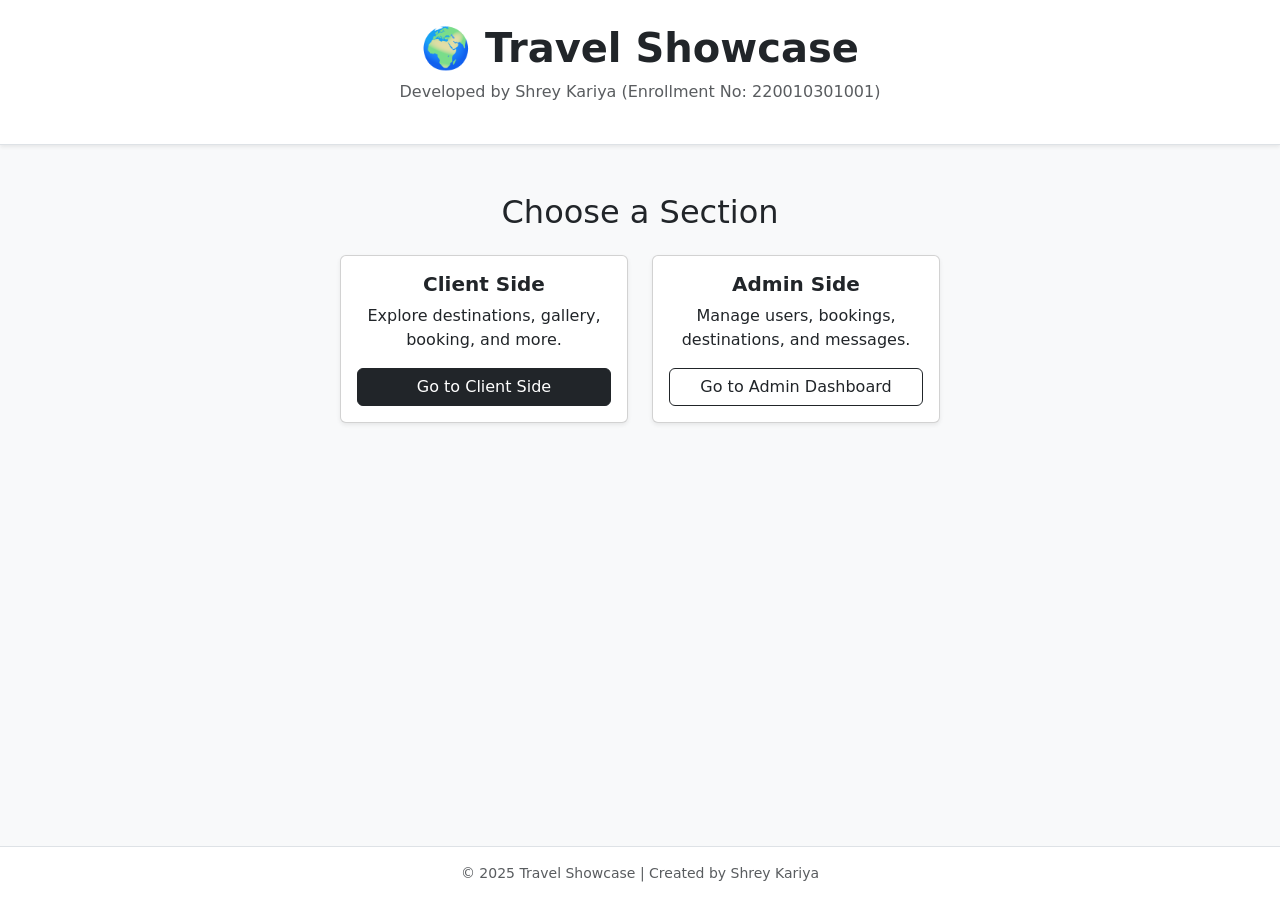
<file: index.html>
<!DOCTYPE html>
<html lang="en">
<head>
  <meta charset="UTF-8">
  <meta name="viewport" content="width=device-width, initial-scale=1.0">
  <title>Travel Showcase - Index</title>
  <link href="https://cdn.jsdelivr.net/npm/bootstrap@5.3.3/dist/css/bootstrap.min.css" rel="stylesheet">
</head>
<body class="bg-light d-flex flex-column min-vh-100">

  <header class="text-center py-4 bg-white border-bottom shadow-sm">
    <h1 class="fw-bold">🌍 Travel Showcase</h1>
    <p class="text-muted">Developed by Shrey Kariya (Enrollment No: 220010301001)</p>
  </header>


  <main class="container text-center my-5">
    <h2 class="mb-4">Choose a Section</h2>

    <div class="d-flex flex-wrap justify-content-center gap-4">
      
      <div class="card shadow-sm" style="width: 18rem;">
        <div class="card-body">
          <h5 class="card-title fw-bold">Client Side</h5>
          <p class="card-text">Explore destinations, gallery, booking, and more.</p>
          <a href="1.home page.html" class="btn btn-dark w-100">Go to Client Side</a>
        </div>
      </div>

      
      <div class="card shadow-sm" style="width: 18rem;">
        <div class="card-body">
          <h5 class="card-title fw-bold">Admin Side</h5>
          <p class="card-text">Manage users, bookings, destinations, and messages.</p>
          <a href="admin 1.html" class="btn btn-outline-dark w-100">Go to Admin Dashboard</a>
        </div>
      </div>
    </div>
  </main>

  
  <footer class="text-center py-3 mt-auto bg-white border-top small text-muted">
    &copy; 2025 Travel Showcase | Created by Shrey Kariya
  </footer>

</body>
</html>
</file>
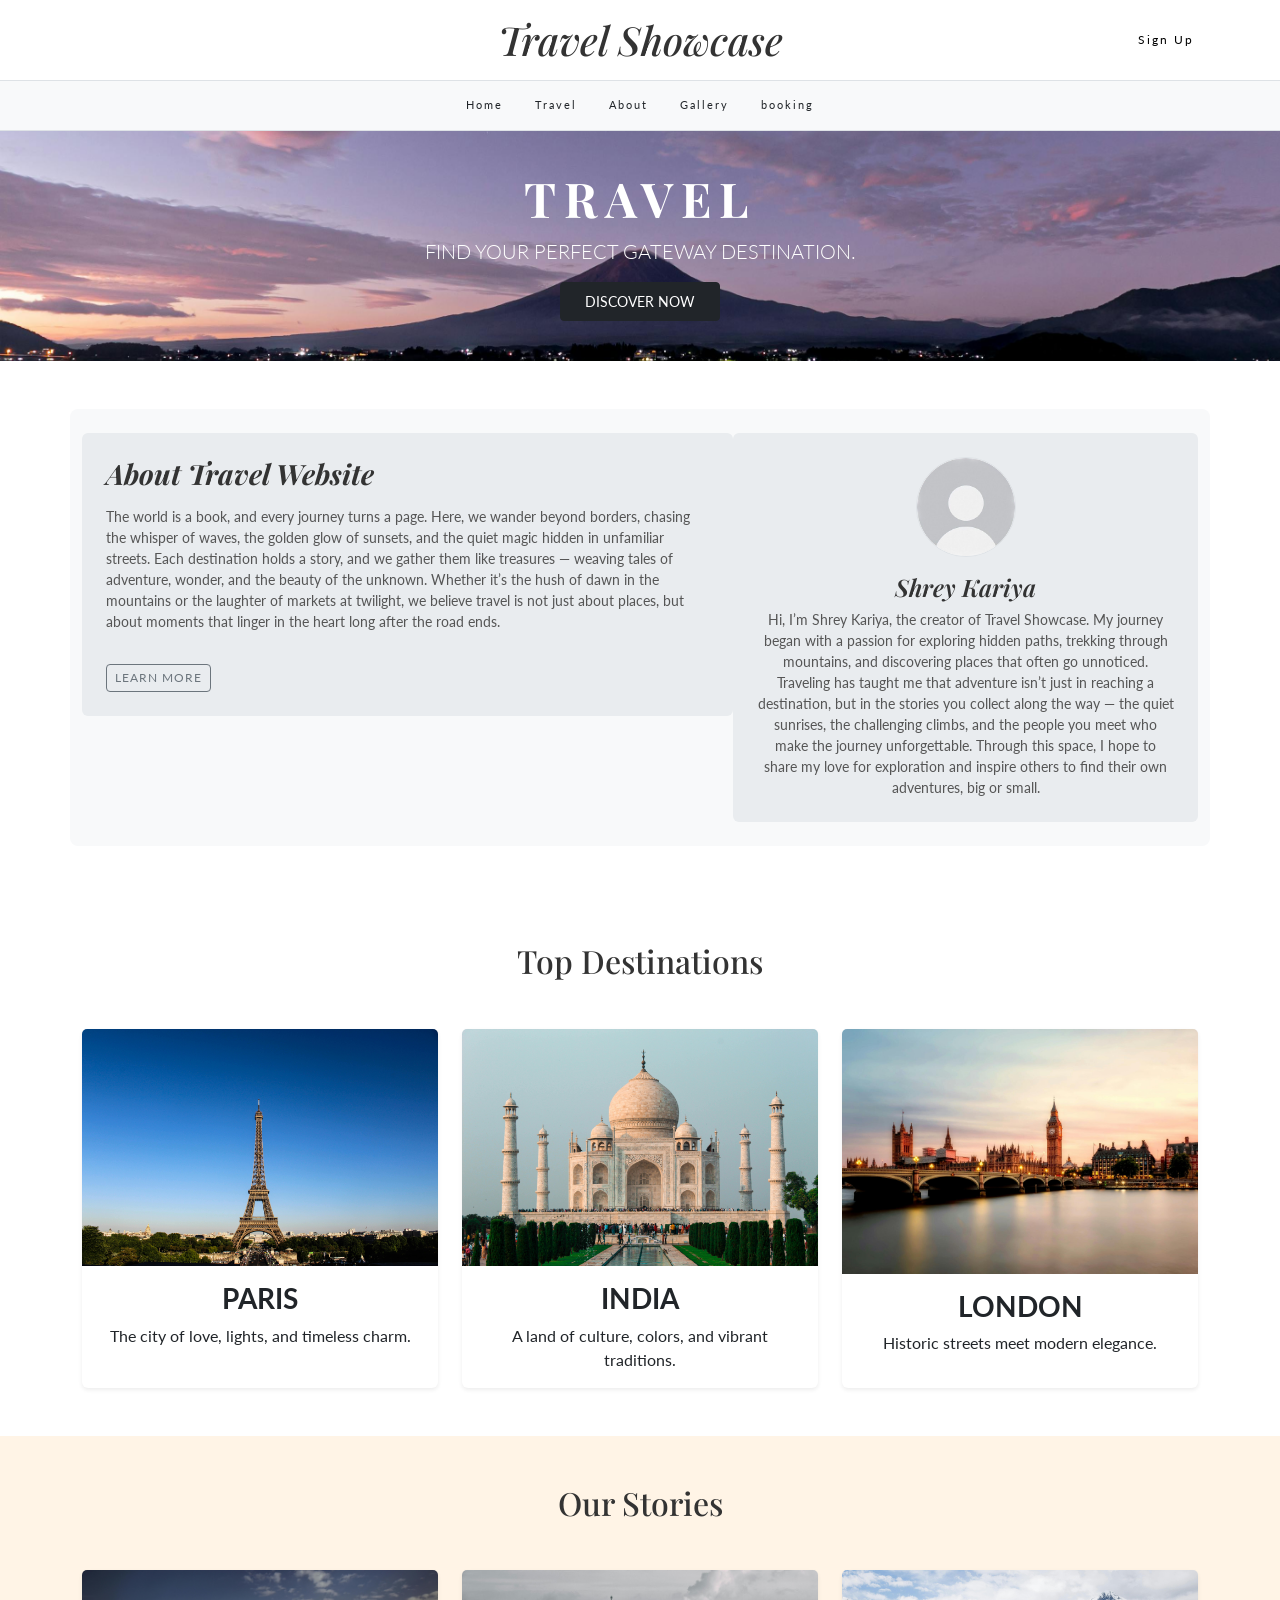
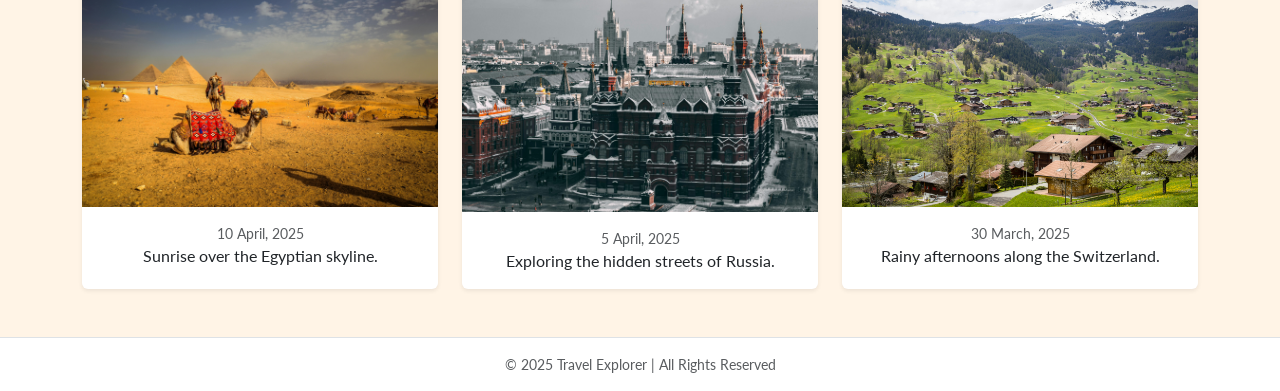
<file: 1.home page.html>
<!DOCTYPE html>
<html lang="en">
<head>
  <meta charset="UTF-8">
  <meta name="viewport" content="width=device-width, initial-scale=1.0">
  <title>Travel Showcase</title>
  <link href="https://cdn.jsdelivr.net/npm/bootstrap@5.3.3/dist/css/bootstrap.min.css" rel="stylesheet">
  <link href="https://fonts.googleapis.com/css2?family=Playfair+Display:ital,wght@1,600&display=swap" rel="stylesheet">
  <link href="https://fonts.googleapis.com/css2?family=Lato:wght@400;700&display=swap" rel="stylesheet">
  <link rel="stylesheet" href="1.stylesheet.css">
</head>
<body>

  <!-- HEADER -->
  <header class="border-bottom">
    <div class="top-bar container position-relative py-3">
  <h1 class="logo text-center m-0">Travel Showcase</h1>
  <a href="5.login page.html" class="signup text-decoration-none position-absolute top-50 end-0 translate-middle-y me-3">Sign Up</a>
</div>

    </div>

    <nav class="main-nav bg-light border-top">
      <ul class="nav justify-content-center py-2">
        <li class="nav-item"><a class="nav-link text-dark" href="1.home page.html">Home</a></li>
        <li class="nav-item"><a class="nav-link text-dark" href="3.destination page.html">Travel</a></li>
        <li class="nav-item"><a class="nav-link text-dark" href="4. about page.html">About</a></li>
        <li class="nav-item"><a class="nav-link text-dark" href="2.gallery page.html">Gallery</a></li>
        <li class="nav-item"><a class="nav-link text-dark" href="7.booking pager.html">booking</a></li>
      </ul>
    </nav>
  </header>

  <!-- HERO SECTION -->
  <section class="hero d-flex align-items-center justify-content-center text-center text-white">
    <div class="hero-content">
      <h1 class="display-5 fw-bold">TRAVEL</h1>
      <p class="lead">FIND YOUR PERFECT GATEWAY DESTINATION.</p>
      <a href="#" class="btn btn-dark btn-sm px-4 py-2">DISCOVER NOW</a>
    </div>
  </section>

  <!-- ABOUT SECTION -->
  <section class="about-section py-5">
    <div class="container about-container bg-light rounded-3 p-4">
      <div class="row g-4 align-items-start">
        <div class="col-lg-7 about-text bg-body-secondary p-4 rounded">
          <h3 class="fw-bold mb-3">About Travel Website</h3>
          <p>
            The world is a book, and every journey turns a page. 
            Here, we wander beyond borders, chasing the whisper of waves, the golden glow of sunsets, 
            and the quiet magic hidden in unfamiliar streets. 
            Each destination holds a story, and we gather them like treasures — weaving tales of adventure, wonder, and the beauty of the unknown.
            Whether it’s the hush of dawn in the mountains or the laughter of markets at twilight, 
            we believe travel is not just about places, but about moments that linger in the heart long after the road ends.
          </p>
          <a href="4. about page.html" class="learn-more btn btn-outline-secondary btn-sm mt-3">LEARN MORE</a>
        </div>
 
        <div class="col-lg-5 about-owner bg-body-secondary text-center p-4 rounded">
          <img src="no profile.jpg" alt="Profile" class="rounded-circle border mb-3" width="100" height="100">
          <h4 class="fw-semibold">Shrey Kariya</h4>
          <p class="mb-0">
            Hi, I’m Shrey Kariya, the creator of Travel Showcase. My journey began with a passion for exploring hidden paths,
            trekking through mountains, and discovering places that often go unnoticed. 
            Traveling has taught me that adventure isn’t just in reaching a destination,
            but in the stories you collect along the way — the quiet sunrises, the challenging climbs, and the people you meet who make the journey unforgettable.
            Through this space, I hope to share my love for exploration and inspire others to find their own adventures, big or small.
          </p>
        </div>
      </div>
    </div>
  </section>

  <!-- TOP DESTINATION SECTION -->
  <section class="top-destination py-5">
    <div class="container text-center">
      <h2 class="heading mb-5">Top Destinations</h2>
      <div class="row g-4 justify-content-center">
        <div class="col-md-4">
          <div class="card h-100 shadow-sm border-0">
            <img src="paris.jpg" class="card-img-top" alt="Paris">
            <div class="card-body">
              <h3 class="card-title">PARIS</h3>
              <p class="card-text">The city of love, lights, and timeless charm.</p>
            </div>
          </div>
        </div>
        <div class="col-md-4">
          <div class="card h-100 shadow-sm border-0">
            <img src="india.jpg" class="card-img-top" alt="India">
            <div class="card-body">
              <h3 class="card-title">INDIA</h3>
              <p class="card-text">A land of culture, colors, and vibrant traditions.</p>
            </div>
          </div>
        </div>
        <div class="col-md-4">
          <div class="card h-100 shadow-sm border-0">
            <img src="london.jpg" class="card-img-top" alt="London">
            <div class="card-body">
              <h3 class="card-title">LONDON</h3>
              <p class="card-text">Historic streets meet modern elegance.</p>
            </div>
          </div>
        </div>
      </div>
    </div>
  </section>

  <!-- OUR STORIES SECTION -->
  <section class="our-stories py-5">
    <div class="container text-center">
      <h2 class="heading mb-5">Our Stories</h2>
      <div class="row g-4 justify-content-center">
        <div class="col-md-4">
          <div class="card h-100 shadow-sm border-0">
            <img src="egypt.jpg" class="card-img-top" alt="Egypt">
            <div class="card-body">
              <span class="story-date d-block small text-muted">10 April, 2025</span>
              <p class="card-text">Sunrise over the Egyptian skyline.</p>
            </div>
          </div>
        </div>
        <div class="col-md-4">
          <div class="card h-100 shadow-sm border-0">
            <img src="russia.jpg" class="card-img-top" alt="Russia">
            <div class="card-body">
              <span class="story-date d-block small text-muted">5 April, 2025</span>
              <p class="card-text">Exploring the hidden streets of Russia.</p>
            </div>
          </div>
        </div>
        <div class="col-md-4">
          <div class="card h-100 shadow-sm border-0">
            <img src="switzerland.jpg" class="card-img-top" alt="Switzerland">
            <div class="card-body">
              <span class="story-date d-block small text-muted">30 March, 2025</span>
              <p class="card-text">Rainy afternoons along the Switzerland.</p>
            </div>
          </div>
        </div>
      </div>
    </div>
  </section>

  <!-- FOOTER -->
  <footer class="text-center py-3 border-top text-muted">
    &copy; 2025 Travel Explorer | All Rights Reserved
  </footer>

</body>
</html>
</file>
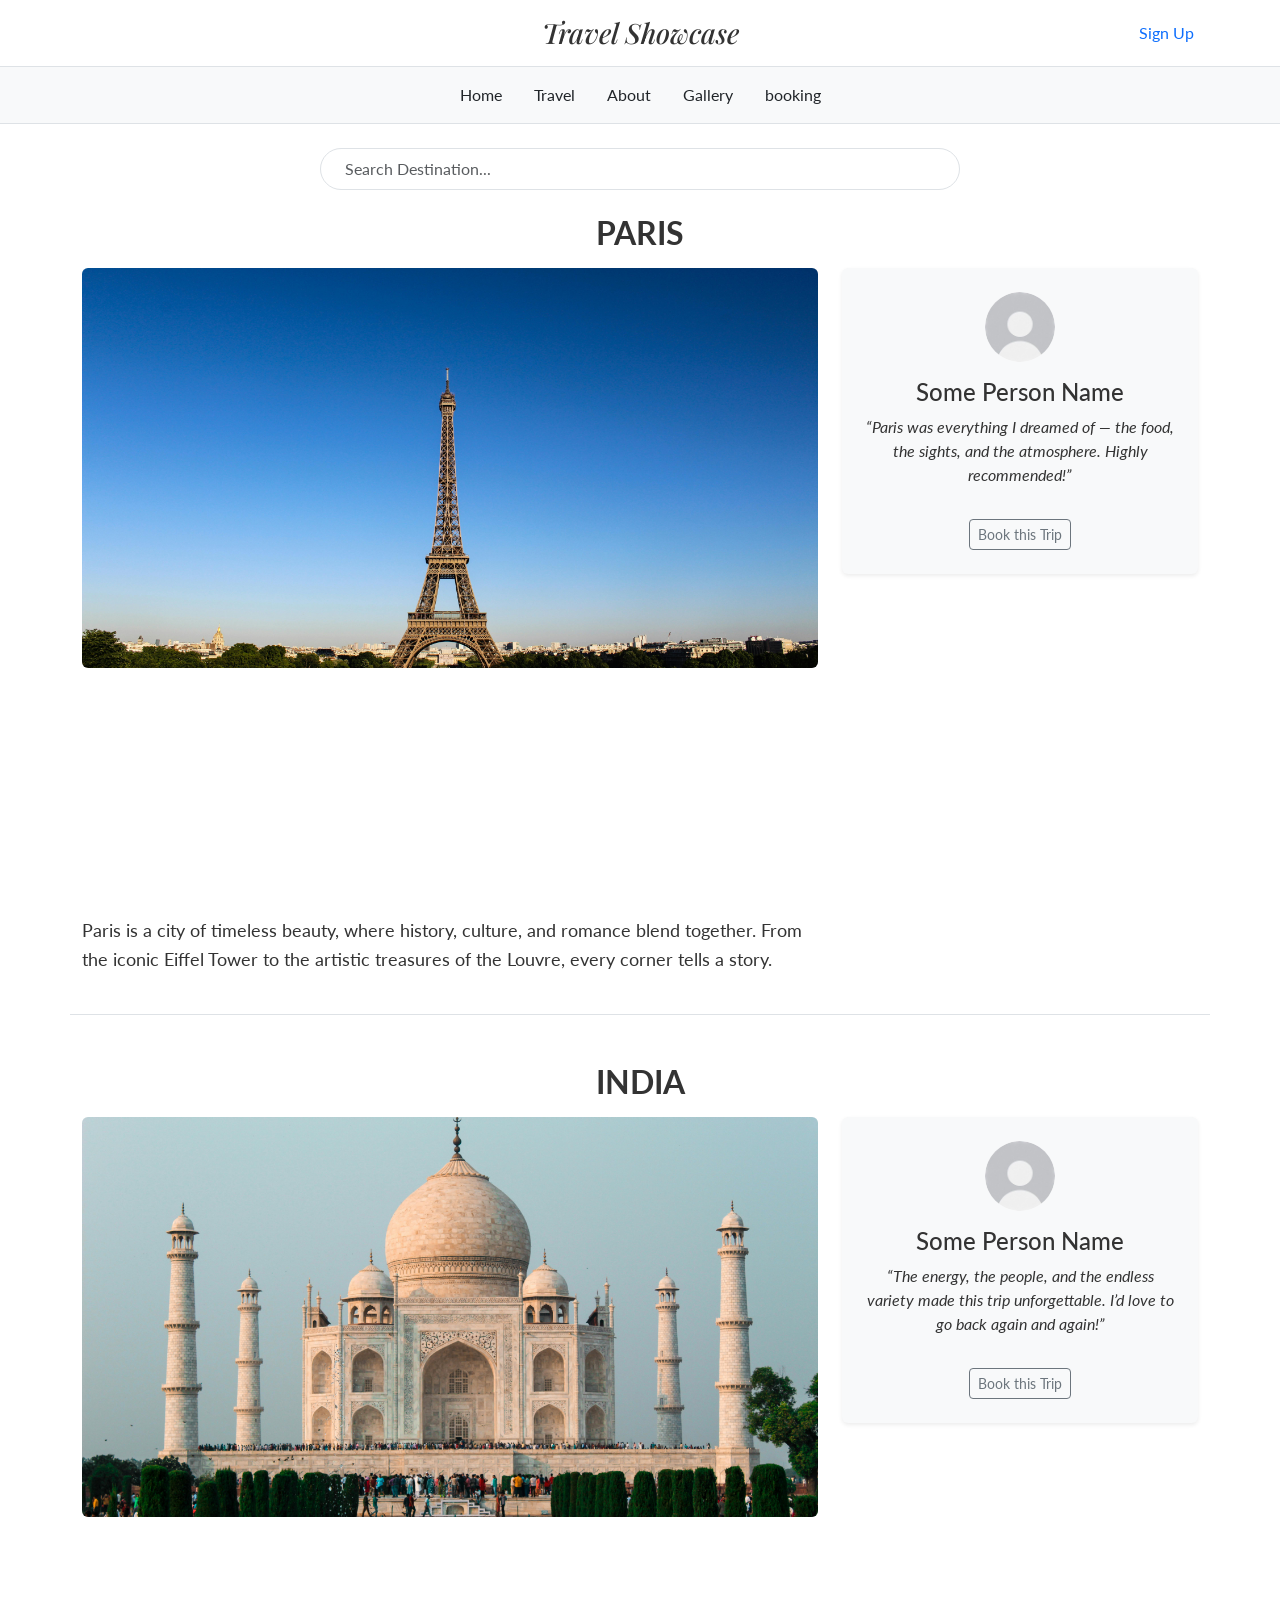
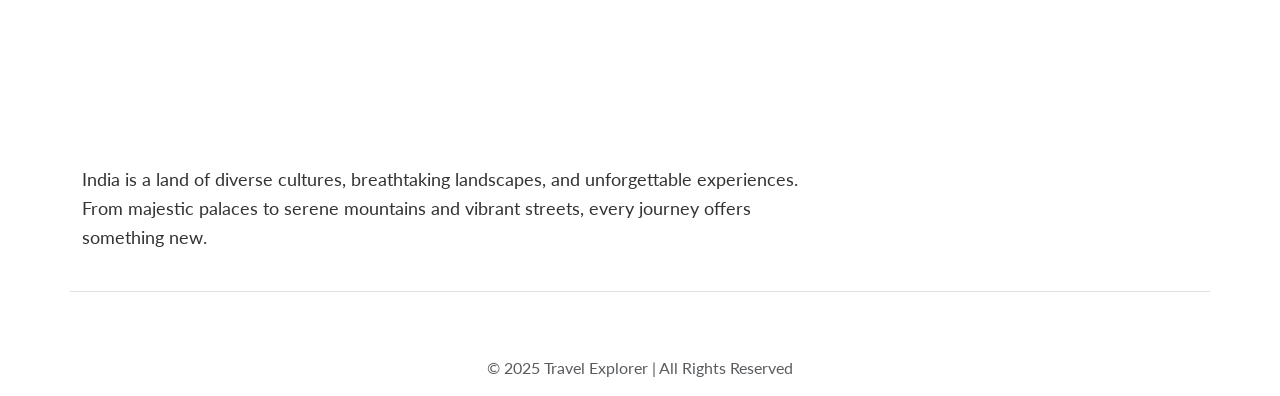
<file: 3.destination page.html>
<!DOCTYPE html>
<html lang="en">
<head>
  <meta charset="UTF-8">
  <meta name="viewport" content="width=device-width, initial-scale=1.0">
  <title>Destination - Travel Showcase</title>
  <link href="https://cdn.jsdelivr.net/npm/bootstrap@5.3.3/dist/css/bootstrap.min.css" rel="stylesheet">
  <link href="https://fonts.googleapis.com/css2?family=Nunito:wght@400;600&family=Playfair+Display:ital,wght@1,600&display=swap" rel="stylesheet">
  <link href="https://fonts.googleapis.com/css2?family=Lato:wght@400;700&display=swap" rel="stylesheet">
  <link rel="stylesheet" href="3.stylesheet 3.css">
</head>
<body>

<!-- HEADER -->
  <header class="border-bottom">
    <div class="top-bar container position-relative py-3">
  <h1 class="logo text-center m-0">Travel Showcase</h1>
   <a href="5.login page.html" class="signup text-decoration-none position-absolute top-50 end-0 translate-middle-y me-3">Sign Up</a>
</div>

    </div>

    <nav class="main-nav bg-light border-top">
      <ul class="nav justify-content-center py-2">
        <li class="nav-item"><a class="nav-link text-dark" href="1.home page.html">Home</a></li>
        <li class="nav-item"><a class="nav-link text-dark" href="3.destination page.html">Travel</a></li>
        <li class="nav-item"><a class="nav-link text-dark" href="4. about page.html">About</a></li>
        <li class="nav-item"><a class="nav-link text-dark" href="2.gallery page.html">Gallery</a></li>
        <li class="nav-item"><a class="nav-link text-dark" href="7.booking pager.html">booking</a></li>
      </ul>
    </nav>
  </header>


  <!-- SEARCH -->
  <div class="search-container text-center my-4">
    <input type="text" class="form-control w-50 mx-auto rounded-pill px-4 py-2" placeholder="Search Destination...">
  </div>

  <!-- DESTINATION: PARIS -->
  <section class="destination container border-bottom mb-5 pb-4">
    <h2 class="text-center fw-bold mb-3 mt-2">PARIS</h2>
    <div class="row g-4 align-items-start">
      <div class="col-lg-8">
        <div class="main-image rounded" style="background-image: url('paris.jpg');"></div>

        <div class="thumbnail-gallery d-flex flex-wrap gap-3 mt-3">
          <div style="background-image: url('https://images.pexels.com/photos/2574631/pexels-photo-2574631.jpeg');"></div>
          <div style="background-image: url('https://images.pexels.com/photos/2130610/pexels-photo-2130610.jpeg');"></div>
          <div style="background-image: url('https://images.pexels.com/photos/1460145/pexels-photo-1460145.jpeg');"></div>
          <div style="background-image: url('https://images.pexels.com/photos/2738173/pexels-photo-2738173.jpeg');"></div>
        </div>

        <div class="description mt-3">
          <p>Paris is a city of timeless beauty, where history, culture, and romance blend together. From the iconic Eiffel Tower to the artistic treasures of the Louvre, every corner tells a story.</p>
        </div>
      </div>

      <div class="col-lg-4">
        <div class="review-card text-center shadow-sm p-4 rounded bg-light">
          <img src="no profile.jpg" alt="User" class="rounded-circle mb-3" width="70" height="70">
          <h4>Some Person Name</h4>
          <p class="fst-italic">“Paris was everything I dreamed of — the food, the sights, and the atmosphere. Highly recommended!”</p>
          <a href="7.booking pager.html" class="learn-more btn btn-outline-secondary btn-sm mt-3">Book this Trip</a>
        </div>
      </div>
    </div>
  </section>

  <!-- DESTINATION: INDIA -->
  <section class="destination container border-bottom mb-5 pb-4">
    <h2 class="text-center fw-bold mb-3 mt-2">INDIA</h2>
    <div class="row g-4 align-items-start">
      <div class="col-lg-8">
        <div class="main-image rounded" style="background-image: url('india.jpg');"></div>

        <div class="thumbnail-gallery d-flex flex-wrap gap-3 mt-3">
          <div style="background-image: url('https://images.pexels.com/photos/570026/pexels-photo-570026.jpeg');"></div>
          <div style="background-image: url('https://images.pexels.com/photos/574313/pexels-photo-574313.jpeg');"></div>
          <div style="background-image: url('https://media.istockphoto.com/id/2197451116/photo/city-palace-in-udaipur-illuminated-at-twilight-reflecting-in-the-water.jpg?s=2048x2048&w=is&k=20&c=ergQ0I4WNOxD0Yiw5md5UVM1h0h7jnt-mBMevRQ36Gc=');"></div>
          <div style="background-image: url('https://media.istockphoto.com/id/483561330/photo/ellora-caves-buddhist-temples-in-arrangabad-india.jpg?s=2048x2048&w=is&k=20&c=MzrDpiIRJBWMIakl8jK4Pib4qudIIwbiiIaLlL7NyCU=');"></div>
        </div>

        <div class="description mt-3">
          <p>India is a land of diverse cultures, breathtaking landscapes, and unforgettable experiences. From majestic palaces to serene mountains and vibrant streets, every journey offers something new.</p>
        </div>
      </div>

      <div class="col-lg-4">
        <div class="review-card text-center shadow-sm p-4 rounded bg-light">
          <img src="no profile.jpg" alt="User" class="rounded-circle mb-3" width="70" height="70">
          <h4>Some Person Name</h4>
          <p class="fst-italic">“The energy, the people, and the endless variety made this trip unforgettable. I’d love to go back again and again!”</p>
          <a href="7.booking pager.html" class="learn-more btn btn-outline-secondary btn-sm mt-3">Book this Trip</a>
        </div>
      </div>
    </div>
  </section>

  <footer class="text-center py-3 text-muted">
    &copy; 2025 Travel Explorer | All Rights Reserved
  </footer>

  <script src="https://cdn.jsdelivr.net/npm/bootstrap@5.3.3/dist/js/bootstrap.bundle.min.js"></script>
</body>
</html>
</file>
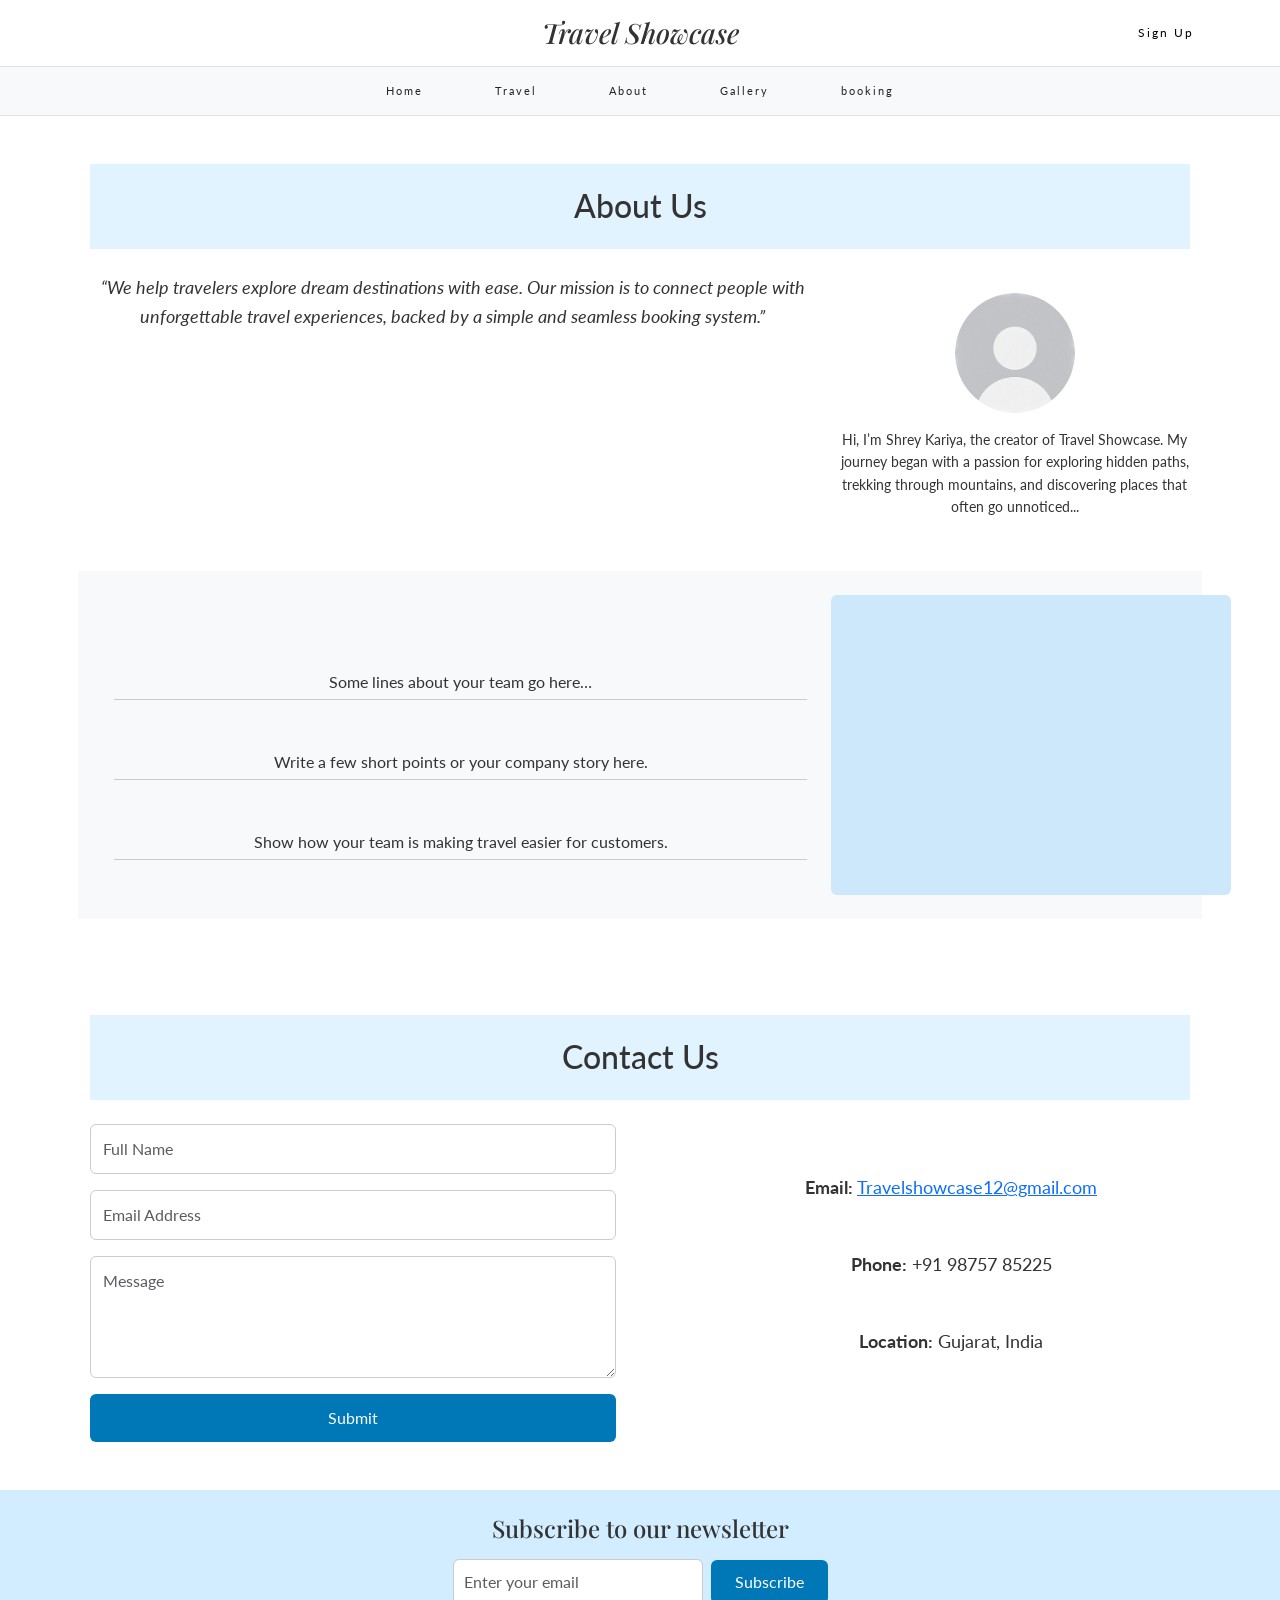
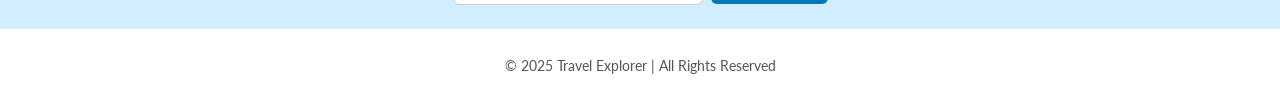
<file: 4. about page.html>
<!DOCTYPE html>
<html lang="en">
<head>
  <meta charset="UTF-8">
  <meta name="viewport" content="width=device-width, initial-scale=1.0">
  <title>About - Travel Showcase</title>
  <link href="https://cdn.jsdelivr.net/npm/bootstrap@5.3.3/dist/css/bootstrap.min.css" rel="stylesheet">
  <link rel="stylesheet" href="4.stylesheet 4.css">
  <link href="https://fonts.googleapis.com/css2?family=Nunito:wght@400;600&family=Playfair+Display:ital,wght@1,600&display=swap" rel="stylesheet">
  <link href="https://fonts.googleapis.com/css2?family=Lato:wght@400;700&display=swap" rel="stylesheet">
</head>
<body>

  <!-- HEADER -->
  <header class="border-bottom">
    <div class="top-bar container position-relative py-3">
  <h1 class="logo text-center m-0">Travel Showcase</h1>
   <a href="5.login page.html" class="signup text-decoration-none position-absolute top-50 end-0 translate-middle-y me-3">Sign Up</a>
</div>

    </div>

    <nav class="main-nav bg-light border-top">
      <ul class="nav justify-content-center py-2">
        <li class="nav-item"><a class="nav-link text-dark" href="1.home page.html">Home</a></li>
        <li class="nav-item"><a class="nav-link text-dark" href="3.destination page.html">Travel</a></li>
        <li class="nav-item"><a class="nav-link text-dark" href="4. about page.html">About</a></li>
        <li class="nav-item"><a class="nav-link text-dark" href="2.gallery page.html">Gallery</a></li>
        <li class="nav-item"><a class="nav-link text-dark" href="7.booking pager.html">booking</a></li>
      </ul>
    </nav>
  </header>

  <!-- ABOUT SECTION -->
  <section class="about-section container py-5">
    <h2 class="text-center mb-4">About Us</h2>
    <div class="row align-items-start g-4 mb-5">
      <div class="col-md-8">
        <div class="mission fst-italic">
          “We help travelers explore dream destinations with ease. Our mission is to connect people with unforgettable travel experiences, backed by a simple and seamless booking system.”
        </div>
      </div>
      <div class="col-md-4 text-center">
        <div class="owner-photo mx-auto mb-3"></div>
        <p class="owner-text">
          Hi, I’m Shrey Kariya, the creator of Travel Showcase. My journey began with a passion for exploring hidden paths, trekking through mountains, and discovering places that often go unnoticed...
        </p>
      </div>
    </div>

    <div class="row align-items-center bg-light p-4">
      <div class="col-md-8">
        <div class="team-description">
          <p>Some lines about your team go here…</p>
          <p>Write a few short points or your company story here.</p>
          <p>Show how your team is making travel easier for customers.</p>
        </div>
      </div>
      <div class="col-md-4">
        <div class="team-photo rounded" style="background-image: url('https://images.pexels.com/photos/3184418/pexels-photo-3184418.jpeg');"></div>
      </div>
    </div>
  </section>

  <!-- CONTACT SECTION -->
  <section class="contact-section container py-5">
    <h2 class="text-center mb-4">Contact Us</h2>
    <div class="row g-5 align-items-start">
      <div class="col-md-6">
        <form class="contact-form d-flex flex-column gap-3">
          <input type="text" class="form-control" placeholder="Full Name" required>
          <input type="email" class="form-control" placeholder="Email Address" required>
          <textarea class="form-control" placeholder="Message" rows="4" required></textarea>
          <button type="submit" class="btn btn-dark w-100">Submit</button>
        </form>
      </div>
      <div class="col-md-6">
        <div class="contact-info ps-md-5">
          <p><strong>Email:</strong> <a href="mailto:Travelshowcase12@gmail.com">Travelshowcase12@gmail.com</a></p>
          <p><strong>Phone:</strong> +91 98757 85225</p>
          <p><strong>Location:</strong> Gujarat, India</p>
        </div>
      </div>
    </div>
  </section>

  <section class="newsletter py-4">
    <div class="container text-center">
      <h2 class="mb-3">Subscribe to our newsletter</h2>
      <form class="newsletter-box d-flex justify-content-center flex-wrap gap-2">
        <input type="email" class="form-control w-auto" placeholder="Enter your email" required>
        <button type="submit" class="btn btn-primary px-4">Subscribe</button>
      </form>
    </div>
  </section>

  <!-- FOOTER -->
  <footer class="text-center py-3">
    &copy; 2025 Travel Explorer | All Rights Reserved
  </footer>

  <script src="https://cdn.jsdelivr.net/npm/bootstrap@5.3.3/dist/js/bootstrap.bundle.min.js"></script>
</body>
</html>
</file>
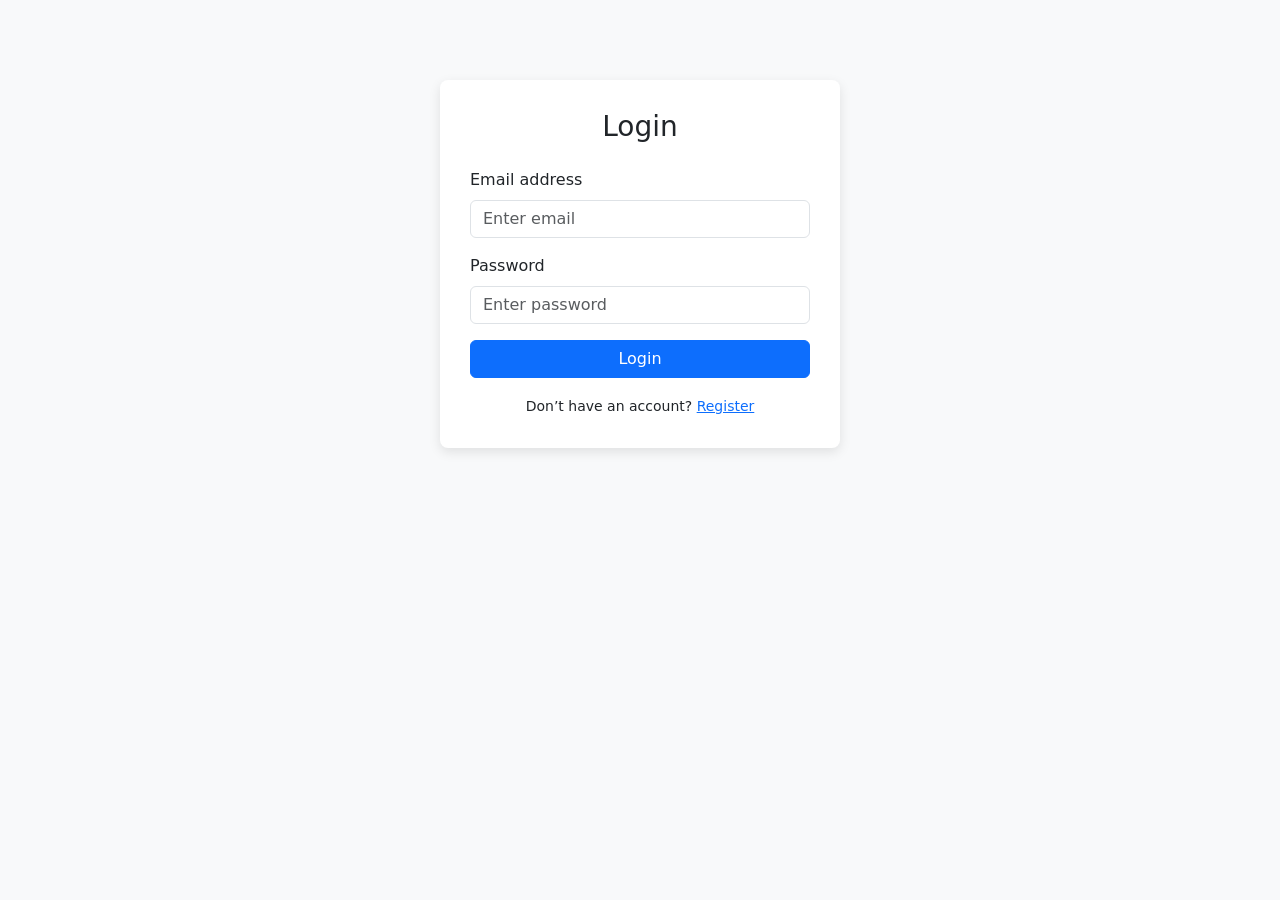
<file: 5.login page.html>
<!doctype html>
<html lang="en">
  <head>
    <meta charset="utf-8">
    <meta name="viewport" content="width=device-width, initial-scale=1">
    <title>Login</title>
    <link href="https://cdn.jsdelivr.net/npm/bootstrap@5.3.2/dist/css/bootstrap.min.css" rel="stylesheet">
    <style>
      body {
        background: #f8f9fa;
      }
      .login-card {
        max-width: 400px;
        margin: 80px auto;
        padding: 30px;
        background: #ffffff;
        border-radius: 8px;
        box-shadow: 0 4px 12px rgba(0,0,0,0.1);
      }
    </style>
  </head>
  <body>

    <div class="login-card">
      <h3 class="text-center mb-4">Login</h3>
      <form>
        <div class="mb-3">
          <label for="email" class="form-label">Email address</label>
          <input type="email" class="form-control" id="email" placeholder="Enter email" required>
        </div>
        <div class="mb-3">
          <label for="password" class="form-label">Password</label>
          <input type="password" class="form-control" id="password" placeholder="Enter password" required>
        </div>
        <div class="d-grid mb-3">
          <button type="submit" class="btn btn-primary">Login</button>
        </div>
        <div class="text-center">
          <small>Don’t have an account? <a href="6. register now.html">Register</a></small>
        </div>
      </form>
    </div>
    <script src="https://cdn.jsdelivr.net/npm/bootstrap@5.3.2/dist/js/bootstrap.bundle.min.js"></script>
  </body>
</html>
</file>
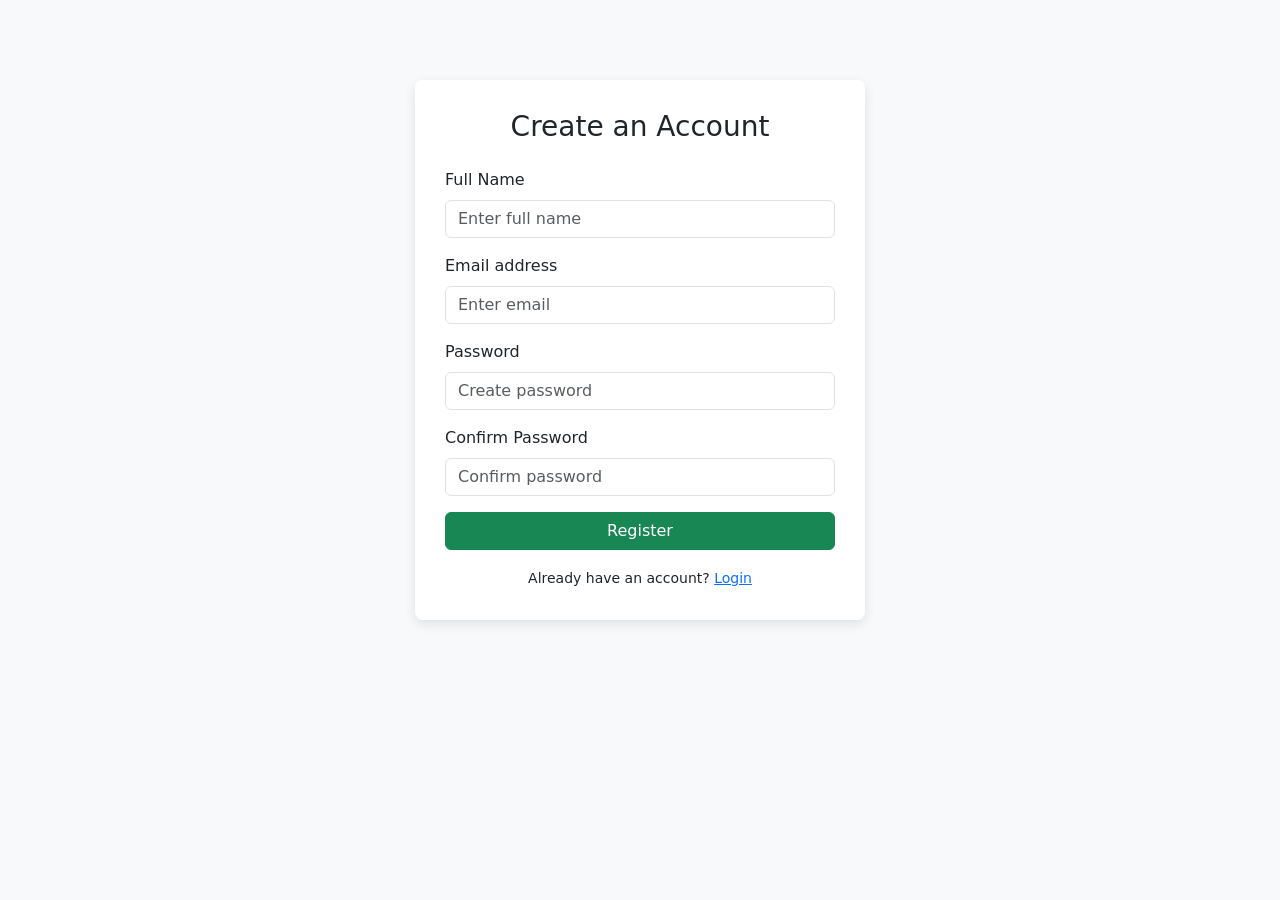
<file: 6. register now.html>
<!doctype html>
<html lang="en">
  <head>
    <meta charset="utf-8">
    <meta name="viewport" content="width=device-width, initial-scale=1">
    <title>Register</title>
    <link href="https://cdn.jsdelivr.net/npm/bootstrap@5.3.2/dist/css/bootstrap.min.css" rel="stylesheet">
    <style>
      body {
        background: #f8f9fa;
      }
      .register-card {
        max-width: 450px;
        margin: 80px auto;
        padding: 30px;
        background: #ffffff;
        border-radius: 8px;
        box-shadow: 0 4px 12px rgba(0,0,0,0.1);
      }
    </style>
  </head>
  <body>

    <div class="register-card">
      <h3 class="text-center mb-4">Create an Account</h3>
      <form>
        <div class="mb-3">
          <label for="fullname" class="form-label">Full Name</label>
          <input type="text" class="form-control" id="fullname" placeholder="Enter full name" required>
        </div>
        <div class="mb-3">
          <label for="email" class="form-label">Email address</label>
          <input type="email" class="form-control" id="email" placeholder="Enter email" required>
        </div>
        <div class="mb-3">
          <label for="password" class="form-label">Password</label>
          <input type="password" class="form-control" id="password" placeholder="Create password" required>
        </div>
        <div class="mb-3">
          <label for="confirm-password" class="form-label">Confirm Password</label>
          <input type="password" class="form-control" id="confirm-password" placeholder="Confirm password" required>
        </div>
        <div class="d-grid mb-3">
          <button type="submit" class="btn btn-success">Register</button>
        </div>
        <div class="text-center">
          <small>Already have an account? <a href="5.login page.html">Login</a></small>
        </div>
      </form>
    </div>
    <script src="https://cdn.jsdelivr.net/npm/bootstrap@5.3.2/dist/js/bootstrap.bundle.min.js"></script>
  </body>
</html>
</file>
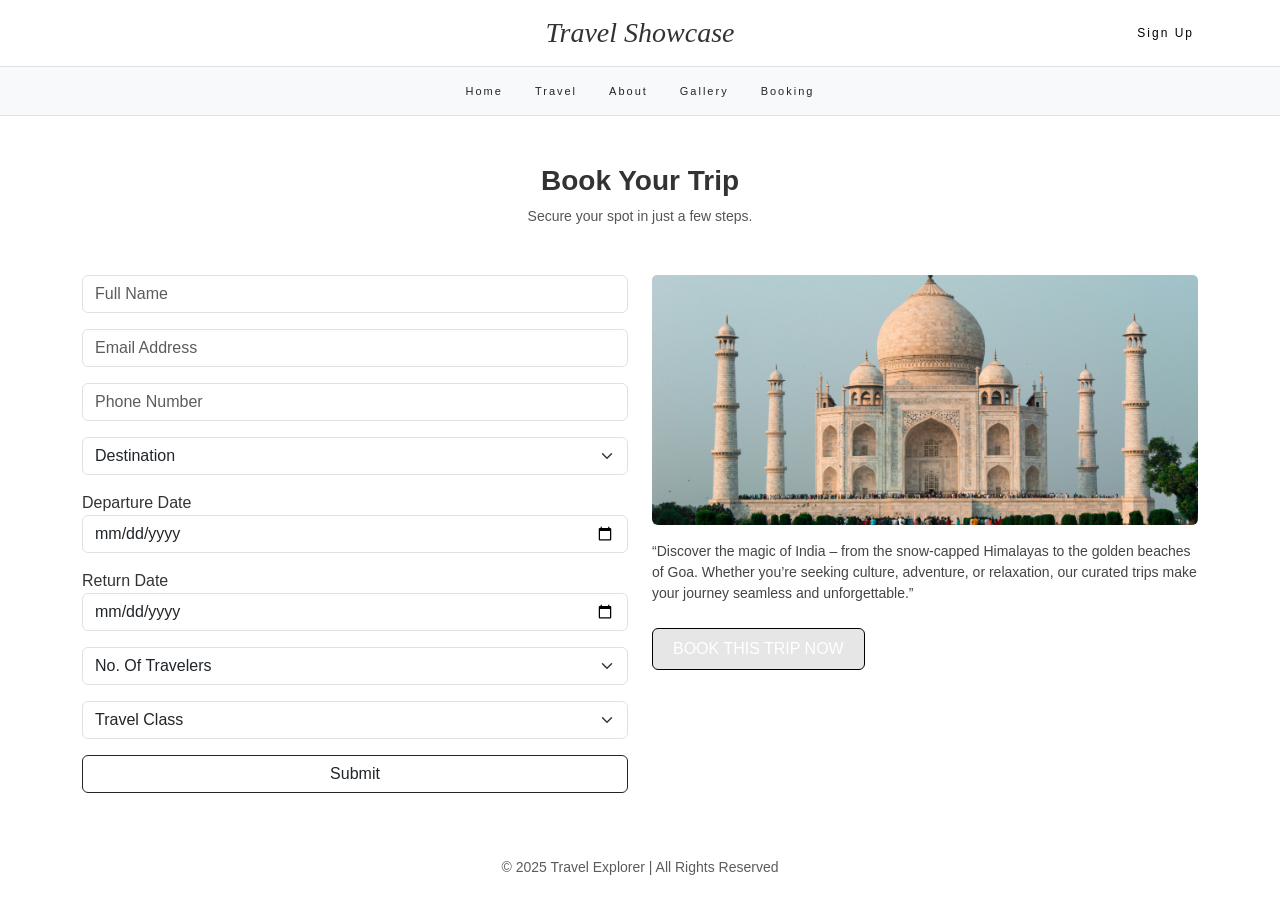
<file: 7.booking pager.html>
<!DOCTYPE html>
<html lang="en">
<head>
  <meta charset="UTF-8">
  <meta name="viewport" content="width=device-width, initial-scale=1.0">
  <title>Destination - Travel Showcase</title>
  <link href="https://cdn.jsdelivr.net/npm/bootstrap@5.3.3/dist/css/bootstrap.min.css" rel="stylesheet">
  <link rel="stylesheet" href="7.stylesheet 7.css"> 
</head>
<body>
  <!-- HEADER -->
  <header class="border-bottom">
    <div class="top-bar container position-relative py-3">
      <h1 class="logo text-center m-0">Travel Showcase</h1>
      <a href="5.login page.html" class="signup text-decoration-none position-absolute top-50 end-0 translate-middle-y me-3">Sign Up</a>
    </div>

    <nav class="main-nav bg-light border-top">
      <ul class="nav justify-content-center py-2">
        <li class="nav-item"><a class="nav-link text-dark" href="1.home page.html">Home</a></li>
        <li class="nav-item"><a class="nav-link text-dark" href="3.destination page.html">Travel</a></li>
        <li class="nav-item"><a class="nav-link text-dark" href="4. about page.html">About</a></li>
        <li class="nav-item"><a class="nav-link text-dark" href="2.gallery page.html">Gallery</a></li>
        <li class="nav-item"><a class="nav-link text-dark" href="7.booking pager.html">Booking</a></li>
      </ul>
    </nav>
  </header>

  <!-- BOOKING SECTION -->
  <section class="book-section py-5">
    <div class="container">
      <h2 class="text-center mb-2">Book Your Trip</h2>
      <p class="subtitle text-center mb-5">Secure your spot in just a few steps.</p>

      <div class="row g-4 align-items-start">
        <!-- Left Column: Form -->
        <div class="col-md-6">
          <form name="bookingForm" onsubmit="return validateForm()">
            <input type="text" name="name" id="name" class="form-control mb-3" placeholder="Full Name">
            <input type="text" name="email" id="email" class="form-control mb-3" placeholder="Email Address">
            <input type="text" name="phone" id="phone" class="form-control mb-3" placeholder="Phone Number">

            <select name="destination" id="destination" class="form-select mb-3">
              <option value="">Destination</option>
              <option>Paris</option>
              <option>Dubai</option>
            </select>

            <label for="dep">Departure Date</label>
            <input type="date" name="dep" id="dep" class="form-control mb-3">

            <label for="ret">Return Date</label>
            <input type="date" name="ret" id="ret" class="form-control mb-3">

            <select name="travelers" id="travelers" class="form-select mb-3">
              <option value="">No. Of Travelers</option>
              <option>1</option>
              <option>2</option>
            </select>

            <select name="classType" id="class" class="form-select mb-3">
              <option value="">Travel Class</option>
              <option>Economy</option>
              <option>Business</option>
            </select>

            <button type="submit" class="btn btn-outline-dark w-100">Submit</button>
          </form>
        </div>

        <!-- Right Column -->
        <div class="col-md-6">
          <div class="image-box">
            <img src="india.jpg" alt="Destination" class="img-fluid rounded">
          </div>
          <div class="description mt-3">
            <p>“Discover the magic of India – from the snow-capped Himalayas to the golden beaches of Goa. Whether you’re seeking culture, adventure, or relaxation, our curated trips make your journey seamless and unforgettable.”</p>
          </div>
          <button class="book-now mt-2 btn btn-dark">BOOK THIS TRIP NOW</button>
        </div>
      </div>
    </div>
  </section>

  <footer class="text-center py-3 small text-muted">
    &copy; 2025 Travel Explorer | All Rights Reserved
  </footer>


  <script>
  function validateForm() {
    var name = document.bookingForm.name.value;
    var email = document.bookingForm.email.value;
    var phone = document.bookingForm.phone.value;
    var destination = document.bookingForm.destination.value;
    var dep = document.bookingForm.dep.value;
    var ret = document.bookingForm.ret.value;
    var travelers = document.bookingForm.travelers.value;
    var classType = document.bookingForm.classType.value;

    if (name == "") {
      alert("Please enter your full name");
      document.bookingForm.name.focus();
      return false;
    }

    if (email == "") {
      alert("Please enter your email address");
      document.bookingForm.email.focus();
      return false;
    }

    if (phone == "") {
      alert("Please enter your phone number");
      document.bookingForm.phone.focus();
      return false;
    }

    if (destination == "") {
      alert("Please select a destination");
      document.bookingForm.destination.focus();
      return false;
    }

    if (dep == "") {
      alert("Please select departure date");
      document.bookingForm.dep.focus();
      return false;
    }

    if (ret == "") {
      alert("Please select return date");
      document.bookingForm.ret.focus();
      return false;
    }

    if (ret <= dep) {
      alert("Return date must be after departure date");
      document.bookingForm.ret.focus();
      return false;
    }

    if (travelers == "") {
      alert("Please select number of travelers");
      document.bookingForm.travelers.focus();
      return false;
    }

    if (classType == "") {
      alert("Please select travel class");
      document.bookingForm.classType.focus();
      return false;
    }

    alert("Booking Successful!");
    return true;
  }
  </script>

  <script src="https://cdn.jsdelivr.net/npm/bootstrap@5.3.3/dist/js/bootstrap.bundle.min.js"></script>
</body>
</html>
</file>
<file: 1.stylesheet.css>
body {
  font-family: 'Lato', sans-serif;
  color: #333;
}

/* Header */
.logo {
  font-family: 'Playfair Display', serif;
  font-style: italic;
}

.signup {
  font-size: 12px;
  color: #000;
  letter-spacing: 2px;
}

.signup:hover {
  color: #ff6600;
  border-bottom: 2px solid #ff6600;
}

/* Navbar links */
.main-nav .nav-link {
  font-size: 11px;
  letter-spacing: 2px;
}

.main-nav .nav-link:hover {
  color: #ff6600 !important;
  border-bottom: 2px solid #ff6600;
}

/* Hero */
.hero {
  height: 230px;
  background: url("hero.jpg") center/cover no-repeat;
  color: #f8f5f5;
}

.hero h1 {
  font-family: 'Playfair Display', serif;
  letter-spacing: 8px;
}

/* About Section */
.about-text h3,
.about-owner h4 {
  font-family: 'Playfair Display', serif;
  font-style: italic;
}

.about-text p,
.about-owner p {
  color: #555;
  font-size: 14px;
}

.learn-more {
  font-size: 12px;
  letter-spacing: 1px;
}

/* Cards */
.card h3 {
  font-weight: bold;
  font-family: 'Lato', sans-serif;
}

.card:hover {
  transform: translateY(-5px);
  transition: 0.3s ease;
  box-shadow: 0 6px 15px rgba(0, 0, 0, 0.1);
}

/* Our Stories */
.our-stories {
  background-color: #fff4e6;
}

/* Footer */
footer {
  font-size: 14px;
  color: #555;
}

.heading {
  font-family: 'Playfair Display', serif;
}
</file>
<file: 3.stylesheet 3.css>
body {
  font-family: 'Lato', sans-serif;
  background: #fff;
  color: #333;
}

/* HEADER */
.logo {
  font-family: 'Playfair Display', serif;
  font-size: 28px;
  font-style: italic;
}

.signup:hover,
.nav-link:hover {
  color: #ff6600 !important;
  border-bottom: 2px solid #ff6600;
}

.search-container input:focus {
  box-shadow: 0 0 6px rgba(255, 102, 0, 0.4);
  border-color: #ff6600;
}

.main-image {
  width: 100%;
  height: 400px;
  background-size: cover;
  background-position: center;
  background-repeat: no-repeat;
}

.thumbnail-gallery div {
  width: 180px;
  height: 100px;
  background-size: cover;
  background-position: center;
  border-radius: 5px;
  transition: transform 0.3s ease, filter 0.3s ease;
}

.thumbnail-gallery div:hover {
  transform: scale(1.5);
  filter: brightness(1.1);
  cursor: pointer;
  z-index: 2;
}

.description {
  line-height: 1.6;
  font-size: 18px;
}

.review-card {
  background-color: #fff4e6;
  min-height: 300px;
}

.review-card button:hover {
  background-color: #222 !important;
}
</file>
<file: 4.stylesheet 4.css>
body {
  margin: 0;
  font-family: 'Lato', sans-serif;
  color: #333;
}

/*--- HEADER --- */
.top-bar {
  display: flex;
  justify-content: center;
  position: relative;
  align-items: center;
  padding: 15px 40px;
}

.logo {
  font-family: 'Playfair Display', serif;
  font-size: 28px;
  font-style: italic;
  margin: 0;
}

.top-bar .signup {
  position: absolute;
  right: 40px;
  text-decoration: none;
  font-size: 12px;
  color: #000;
  letter-spacing: 2px;
}

.top-bar .signup:hover {
  color: #ff6600;
  border-bottom: 2px solid #ff6600;
}

/*--- NAVIGATION ---*/
.main-nav ul {
  display: flex;
  justify-content: center;
  gap: 40px;
  list-style: none;
  padding: 10px 0;
  margin: 0;
}

.main-nav a {
  text-decoration: none;
  font-size: 11px;
  color: #000;
  letter-spacing: 2px;
}

.main-nav a:hover {
  color: #ff6600;
  border-bottom: 2px solid #ff6600;
}

/* Footer */
  footer {
    text-align: center;
    padding: 15px;
    font-size: 14px;
    color: #555;
    margin: 10px auto auto auto;
}

.about-section {
  padding: 40px 20px;
  text-align: center;
}

.about-content {
  max-width: 1100px;
  margin: auto;
  display: grid;
  grid-template-columns: 2fr 1fr; 
  gap: 40px;
  align-items: start;
  text-align: left; 
  margin-bottom: 50px;
}

.mission {
  font-style: italic;
  font-size: 18px;
  line-height: 1.6;
  align-self: center;
}

.owner {
  display: flex;
  flex-direction: column;
  align-items: center;
  text-align: center;
}
.owner-photo {
  width: 120px;             
  height: 120px;
  border-radius: 50%;        
  margin-bottom: 15px;
  background-image: url('no\ profile.jpg'); 
  background-size: cover;   
  background-position: center;
  margin-top: 20px;
}
.owner-text {
  font-size: 14px;
  line-height: 1.6;
  margin-bottom: 5px;
}

.team-section {
  max-width: 1100px;
  margin: 30px auto 0 auto;
  display: grid;
  grid-template-columns: 2fr 1fr;
  gap: 20px;
  background: #d1edff;
  padding: 20px;
}
.team-description p {
  margin: 50px 0 10px 0;
  border-bottom: 1px solid #ccc;
  padding-bottom: 5px;
}
.team-photo {
  background: #cce8fa;
  display: flex;
  background-size: cover;
  font-size: 18px;
  width: 400px;
  height: 300px;

}

.contact-section {
  padding: 30px 20px;
  text-align: center;
}

.contact-content {
  max-width: 1000px;
  margin: auto;
  display: grid;
  grid-template-columns: 1fr 1fr;
  gap: 200px;
  text-align: left;
}
.contact-form {
  display: flex;
  flex-direction: column;
  gap: 50px;
}
.contact-form input, .contact-form textarea {
  padding: 12px;
  border: 1px solid #ccc;
  width: 100%;
}
.contact-form textarea {
  min-height: 100px;
}
.contact-form button {
  background: #0077b6;
  color: white;
  border: none;
  padding: 12px;
  cursor: pointer;
  width: 500px;
}
.contact-form button:hover {
  background: #005f8d;
}
.contact-info p {
  margin: 50px 0;
  font-size: 18px;
}


.newsletter {
  background: #d1edff;
  padding: 30px;
  text-align: center;
}

.newsletter-inner {
  display: flex;
  justify-content: center;      
  align-items: center;         
  gap: 50px;                    
  flex-wrap: wrap;              
}

.newsletter h2{
  font-size: 24px;
  margin: 0;
  font-family: 'Playfair Display', serif;
}

.newsletter-box {
  display: flex;
  justify-content: center ;
  align-items: center;
  gap: 20px;
}

.newsletter-box input {
  padding: 10px;
  border: 1px solid #ccc;
  min-width: 250px;
}

.newsletter-box button {
  background: #0077b6;
  color: white;
  border: none;
  padding: 10px 20px;
  cursor: pointer;
}

.newsletter-box button:hover {
  background: #005f8d;
}

.about-section h2,
.contact-section h2{
  font-size: 32px;
  background: #e0f3ff;
  height: auto;       
  line-height: 1.4;
  padding: 20px 0;
  margin-bottom: 20px;
  text-align: center;
}
</file>
<file: 7.stylesheet 7.css>
body {
  font-family: 'Lato', sans-serif;
  color: #333;
  margin: 0;
}

/* HEADER */
.logo {
  font-family: 'Playfair Display', serif;
  font-size: 28px;
  font-style: italic;
}

.signup {
  text-decoration: none;
  font-size: 12px;
  color: #000;
  letter-spacing: 2px;
}

.signup:hover {
  color: #ff6600;
  border-bottom: 2px solid #ff6600;
}

/* NAVIGATION */
.main-nav a {
  font-size: 11px;
  color: #000;
  letter-spacing: 2px;
  text-decoration: none;
}

.main-nav a:hover {
  color: #ff6600;
  border-bottom: 2px solid #ff6600;
}

/* BOOK SECTION */
.book-section h2 {
  font-weight: 700;
  font-size: 28px;
}

.subtitle {
  font-size: 14px;
  color: #555;
}

.booking-form {
  background: #e6e6e6;
  padding: 20px;
  border-radius: 5px;
}

.booking-form label {
  margin: 8px 0 6px;
  font-size: 14px;
  color: #444;
}

.booking-form button {
  background: #fff;
  border: 1px solid #000;
  transition: 0.3s;
}

.booking-form button:hover {
  background: #000;
  color: #fff;
}

.image-box {
  width: 100%;
  height: 250px;
  overflow: hidden;
  display: flex;
  justify-content: center;
  align-items: center;
  background: #ccc;
  border-radius: 5px;
}

.image-box img {
  width: 100%;
  height: 100%;
  object-fit: cover;
}

.description {
  font-size: 14px;
  color: #444;
  text-align: left;
}

.book-now {
  padding: 8px 20px;
  background: #e6e6e6;
  border: 1px solid #000;
  text-transform: uppercase;
  cursor: pointer;
  transition: 0.3s;
}

.book-now:hover {
  background: #000;
  color: #fff;
}
</file>
